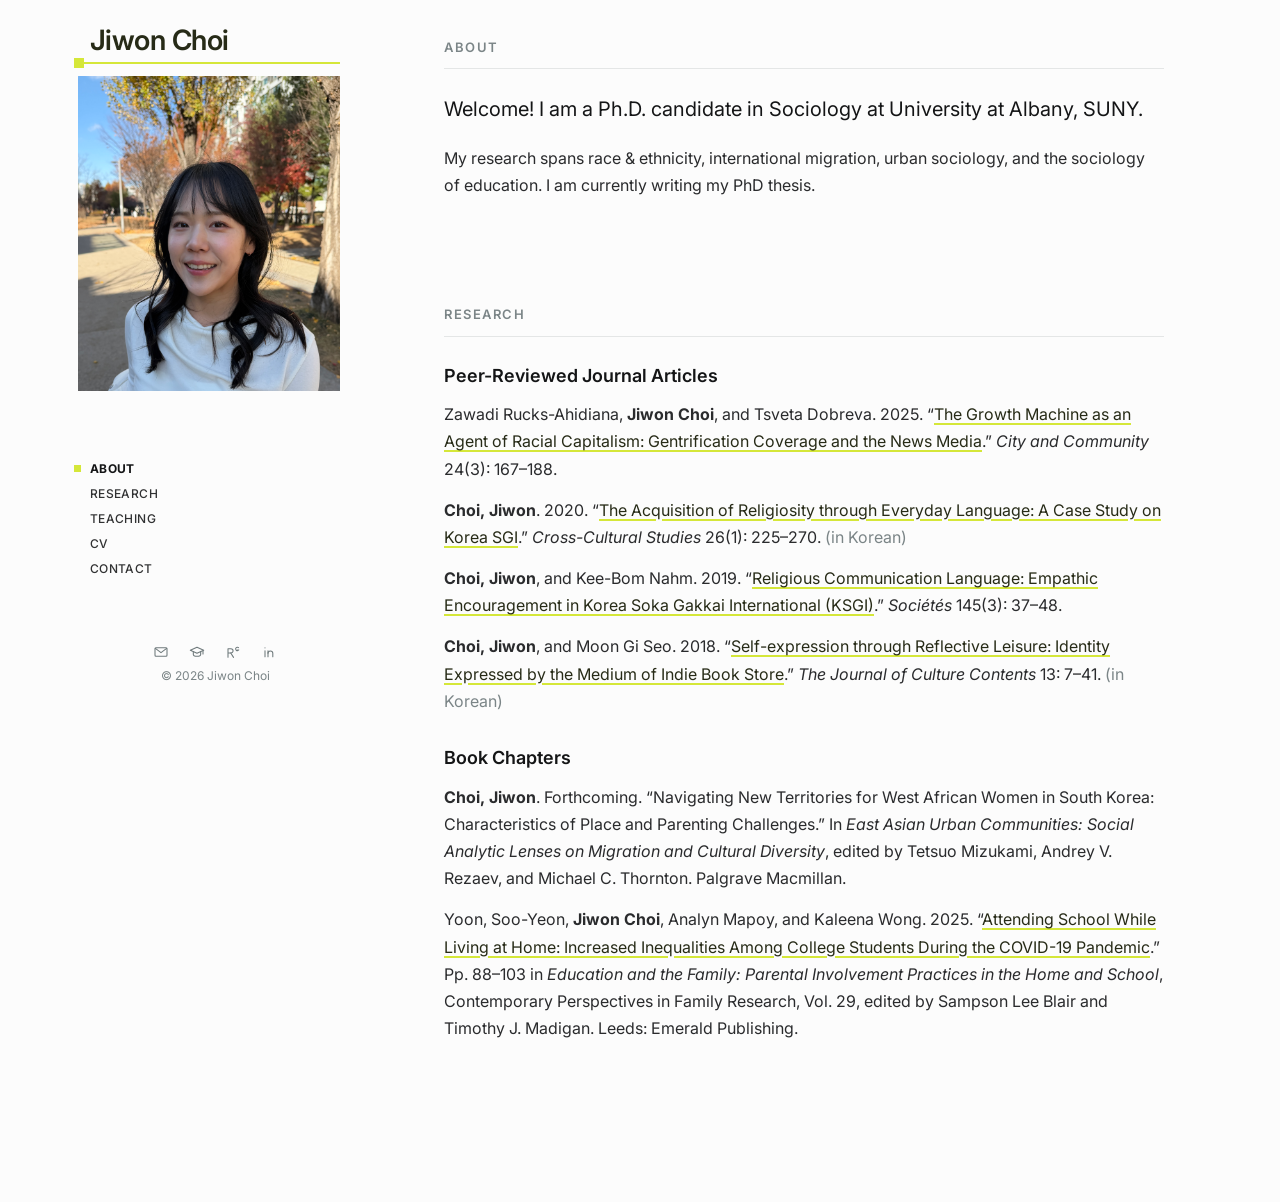
<file: index.html>
<!DOCTYPE html>
<html lang="en">
<head>
  <meta charset="UTF-8">
  <meta name="viewport" content="width=device-width, initial-scale=1">
  <title>Jiwon Choi</title>
  <link rel="icon" href="images/favicon.svg?v=2" type="image/svg+xml">
  <link rel="stylesheet" href="style.css?v=7">
</head>
<body>
  <div class="layout">

    <!-- ===================== 왼쪽 사이드바 (고정) ===================== -->
    <aside class="sidebar">
      <a class="side-name" href="index.html">Jiwon Choi</a>
      <div class="name-rule"></div>

      <!-- 프로필 사진: images 폴더의 profile.jpg -->
      <img class="side-photo" src="images/profile.jpg" alt="Jiwon Choi">

      <!-- 메뉴: href="#구역이름" 이 오른쪽 본문의 section id 와 연결됩니다 -->
      <!-- 메뉴: About·Research 는 첫 페이지 안의 구역, 나머지는 별도 페이지 -->
      <ul class="nav">
        <li><a href="#about">About</a></li>
        <li><a href="#research">Research</a></li>
        <li><a href="teaching.html">Teaching</a></li>
        <li><a href="files/cv.pdf" target="_blank">CV</a></li>   <!-- CV PDF를 새 탭에서 바로 열기 -->
        <li><a href="contact.html">Contact</a></li>
      </ul>

      <div class="side-bottom">
        <!-- 아이콘 링크: href="..." 안의 주소만 바꾸면 됩니다 -->
        <div class="icons">
          <a href="mailto:jchoi27@albany.edu" title="Email" aria-label="Email">
            <svg viewBox="0 0 24 24" fill="none" stroke="currentColor" stroke-width="1.6" stroke-linecap="round" stroke-linejoin="round"><rect x="3" y="5.5" width="18" height="13" rx="1.5"/><path d="m3.5 6.5 8.5 6.5 8.5-6.5"/></svg>
          </a>
          <a href="https://scholar.google.com/citations?user=bQFxTnsAAAAJ&amp;hl=en" title="Google Scholar" aria-label="Google Scholar">
            <svg viewBox="0 0 24 24" fill="none" stroke="currentColor" stroke-width="1.6" stroke-linecap="round" stroke-linejoin="round"><path d="M2 9.5 12 5l10 4.5-10 4.5z"/><path d="M6.5 11.5v4.2c0 1.3 2.5 2.8 5.5 2.8s5.5-1.5 5.5-2.8v-4.2"/><path d="M21 10v5"/></svg>
          </a>
          <a href="https://www.researchgate.net/profile/Jiwon-Choi-56" title="ResearchGate" aria-label="ResearchGate">
            <svg viewBox="0 0 24 24" fill="none" stroke="currentColor" stroke-width="1.6" stroke-linecap="round" stroke-linejoin="round"><path d="M4.5 20V7h4.3a3.3 3.3 0 0 1 0 6.6H4.5"/><path d="m8.6 13.6 4.2 6.4"/><path d="M20.3 5.4A2.6 2.6 0 1 0 20.6 9h-1.9"/></svg>
          </a>
          <a href="https://www.linkedin.com/in/jiwon-choi-sociology" title="LinkedIn" aria-label="LinkedIn">
            <svg viewBox="0 0 24 24" fill="none" stroke="currentColor" stroke-width="1.6" stroke-linecap="round" stroke-linejoin="round"><path d="M6 10v9"/><path d="M6 5.6v.2"/><path d="M10.5 19v-9"/><path d="M10.5 14a3.6 3.6 0 0 1 7.2 0v5"/></svg>
          </a>
        </div>
        <p class="copyright">© 2026 Jiwon Choi</p>
      </div>
    </aside>

    <!-- ===================== 오른쪽 본문 ===================== -->
    <main>
      <div class="content">

        <!-- ===== ABOUT ===== -->
        <section id="about">
          <h2>About</h2>
          <p class="lead">Welcome! I am a Ph.D. candidate in Sociology at University at Albany, SUNY.</p>
          <p>My research spans race &amp; ethnicity, international migration, urban sociology, and the sociology of education. I am currently writing my PhD thesis.</p>
        </section>

        <!-- ===== RESEARCH ===== -->
        <section id="research">
          <h2>Research</h2>
          <h3>Peer-Reviewed Journal Articles</h3>
          <ul class="pubs">
            <li>Zawadi Rucks-Ahidiana, <strong>Jiwon Choi</strong>, and Tsveta Dobreva. 2025. “<a href="https://doi.org/10.1177/15356841251330240" target="_blank">The Growth Machine as an Agent of Racial Capitalism: Gentrification Coverage and the News Media</a>.” <em>City and Community</em> 24(3): 167–188.</li>
            <li><strong>Choi, Jiwon</strong>. 2020. “<a href="https://www.kci.go.kr/kciportal/landing/article.kci?arti_id=ART002599638" target="_blank">The Acquisition of Religiosity through Everyday Language: A Case Study on Korea SGI</a>.” <em>Cross-Cultural Studies</em> 26(1): 225–270. <span class="muted">(in Korean)</span></li>
            <li><strong>Choi, Jiwon</strong>, and Kee-Bom Nahm. 2019. “<a href="https://shs.cairn.info/article/E_SOC_145_0037?lang=en&amp;ID_ARTICLE=E_SOC_145_0037" target="_blank">Religious Communication Language: Empathic Encouragement in Korea Soka Gakkai International (KSGI)</a>.” <em>Sociétés</em> 145(3): 37–48.</li>
            <li><strong>Choi, Jiwon</strong>, and Moon Gi Seo. 2018. “<a href="https://www.kci.go.kr/kciportal/landing/article.kci?arti_id=ART002382150" target="_blank">Self-expression through Reflective Leisure: Identity Expressed by the Medium of Indie Book Store</a>.” <em>The Journal of Culture Contents</em> 13: 7–41. <span class="muted">(in Korean)</span></li>
          </ul>

          <h3>Book Chapters</h3>
          <ul class="pubs">
            <li><strong>Choi, Jiwon</strong>. Forthcoming. “Navigating New Territories for West African Women in South Korea: Characteristics of Place and Parenting Challenges.” In <em>East Asian Urban Communities: Social Analytic Lenses on Migration and Cultural Diversity</em>, edited by Tetsuo Mizukami, Andrey V. Rezaev, and Michael C. Thornton. Palgrave Macmillan.</li>
            <li>Yoon, Soo-Yeon, <strong>Jiwon Choi</strong>, Analyn Mapoy, and Kaleena Wong. 2025. “<a href="https://doi.org/10.1108/S1530-353520250000029004" target="_blank">Attending School While Living at Home: Increased Inequalities Among College Students During the COVID-19 Pandemic</a>.” Pp. 88–103 in <em>Education and the Family: Parental Involvement Practices in the Home and School</em>, Contemporary Perspectives in Family Research, Vol. 29, edited by Sampson Lee Blair and Timothy J. Madigan. Leeds: Emerald Publishing.</li>
          </ul>
        </section>

      </div>
    </main>

  </div>

  <!-- 스크롤 위치에 따라 왼쪽 메뉴의 현재 구역을 표시 -->
  <script>
    (function () {
      var links = document.querySelectorAll('.nav a[href^="#"]');
      if (!links.length) return;   /* 다른 페이지에서는 실행하지 않음 */
      var sections = Array.prototype.map.call(links, function (a) {
        return document.querySelector(a.getAttribute('href'));
      });
      function update() {
        var y = window.scrollY + window.innerHeight * 0.3;
        var current = 0;
        sections.forEach(function (s, i) { if (s && s.offsetTop <= y) current = i; });
        if (window.innerHeight + window.scrollY >= document.body.scrollHeight - 2) current = sections.length - 1;
        links.forEach(function (a, i) { a.classList.toggle('active', i === current); });
      }
      window.addEventListener('scroll', update, { passive: true });
      window.addEventListener('resize', update);
      update();
    })();
  </script>
</body>
</html>
</file>
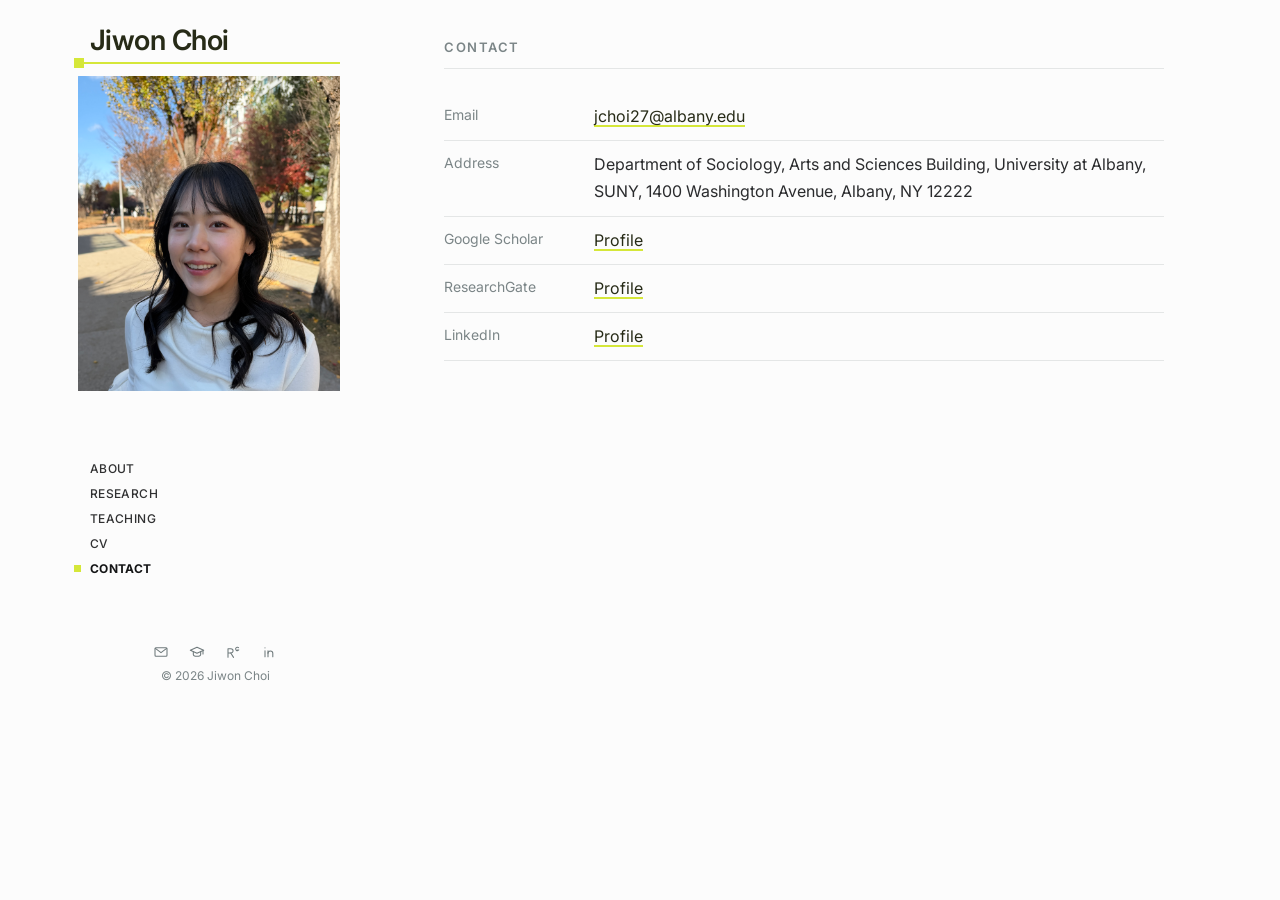
<file: contact.html>
<!DOCTYPE html>
<html lang="en">
<head>
  <meta charset="UTF-8">
  <meta name="viewport" content="width=device-width, initial-scale=1">
  <title>Contact | Jiwon Choi</title>
  <link rel="icon" href="images/favicon.svg?v=2" type="image/svg+xml">
  <link rel="stylesheet" href="style.css?v=7">
</head>
<body>
  <div class="layout">

    <!-- ===================== 왼쪽 사이드바 (고정) ===================== -->
    <aside class="sidebar">
      <a class="side-name" href="index.html">Jiwon Choi</a>
      <div class="name-rule"></div>

      <!-- 프로필 사진: images 폴더의 profile.jpg -->
      <img class="side-photo" src="images/profile.jpg" alt="Jiwon Choi">

      <!-- 메뉴: href="#구역이름" 이 오른쪽 본문의 section id 와 연결됩니다 -->
      <!-- 메뉴: About·Research 는 첫 페이지 안의 구역, 나머지는 별도 페이지 -->
      <ul class="nav">
        <li><a href="index.html#about">About</a></li>
        <li><a href="index.html#research">Research</a></li>
        <li><a href="teaching.html">Teaching</a></li>
        <li><a href="files/cv.pdf" target="_blank">CV</a></li>   <!-- CV PDF를 새 탭에서 바로 열기 -->
        <li><a href="contact.html" class="active">Contact</a></li>
      </ul>

      <div class="side-bottom">
        <!-- 아이콘 링크: href="..." 안의 주소만 바꾸면 됩니다 -->
        <div class="icons">
          <a href="mailto:jchoi27@albany.edu" title="Email" aria-label="Email">
            <svg viewBox="0 0 24 24" fill="none" stroke="currentColor" stroke-width="1.6" stroke-linecap="round" stroke-linejoin="round"><rect x="3" y="5.5" width="18" height="13" rx="1.5"/><path d="m3.5 6.5 8.5 6.5 8.5-6.5"/></svg>
          </a>
          <a href="https://scholar.google.com/citations?user=bQFxTnsAAAAJ&amp;hl=en" title="Google Scholar" aria-label="Google Scholar">
            <svg viewBox="0 0 24 24" fill="none" stroke="currentColor" stroke-width="1.6" stroke-linecap="round" stroke-linejoin="round"><path d="M2 9.5 12 5l10 4.5-10 4.5z"/><path d="M6.5 11.5v4.2c0 1.3 2.5 2.8 5.5 2.8s5.5-1.5 5.5-2.8v-4.2"/><path d="M21 10v5"/></svg>
          </a>
          <a href="https://www.researchgate.net/profile/Jiwon-Choi-56" title="ResearchGate" aria-label="ResearchGate">
            <svg viewBox="0 0 24 24" fill="none" stroke="currentColor" stroke-width="1.6" stroke-linecap="round" stroke-linejoin="round"><path d="M4.5 20V7h4.3a3.3 3.3 0 0 1 0 6.6H4.5"/><path d="m8.6 13.6 4.2 6.4"/><path d="M20.3 5.4A2.6 2.6 0 1 0 20.6 9h-1.9"/></svg>
          </a>
          <a href="https://www.linkedin.com/in/jiwon-choi-sociology" title="LinkedIn" aria-label="LinkedIn">
            <svg viewBox="0 0 24 24" fill="none" stroke="currentColor" stroke-width="1.6" stroke-linecap="round" stroke-linejoin="round"><path d="M6 10v9"/><path d="M6 5.6v.2"/><path d="M10.5 19v-9"/><path d="M10.5 14a3.6 3.6 0 0 1 7.2 0v5"/></svg>
          </a>
        </div>
        <p class="copyright">© 2026 Jiwon Choi</p>
      </div>
    </aside>

    <!-- ===================== 오른쪽 본문 ===================== -->
    <main>
      <div class="content">

        <!-- ===== CONTACT ===== -->
        <section id="contact">
          <h2>Contact</h2>
          <table>
            <tr><td>Email</td><td><a href="mailto:jchoi27@albany.edu">jchoi27@albany.edu</a></td></tr>
            <tr><td>Address</td><td>Department of Sociology, Arts and Sciences Building, University at Albany, SUNY, 1400 Washington Avenue, Albany, NY 12222</td></tr>
            <tr><td>Google Scholar</td><td><a href="https://scholar.google.com/citations?user=bQFxTnsAAAAJ&amp;hl=en">Profile</a></td></tr>
            <tr><td>ResearchGate</td><td><a href="https://www.researchgate.net/profile/Jiwon-Choi-56">Profile</a></td></tr>
            <tr><td>LinkedIn</td><td><a href="https://www.linkedin.com/in/jiwon-choi-sociology">Profile</a></td></tr>
          </table>
        </section>

      </div>
    </main>

  </div>

</body>
</html>
</file>
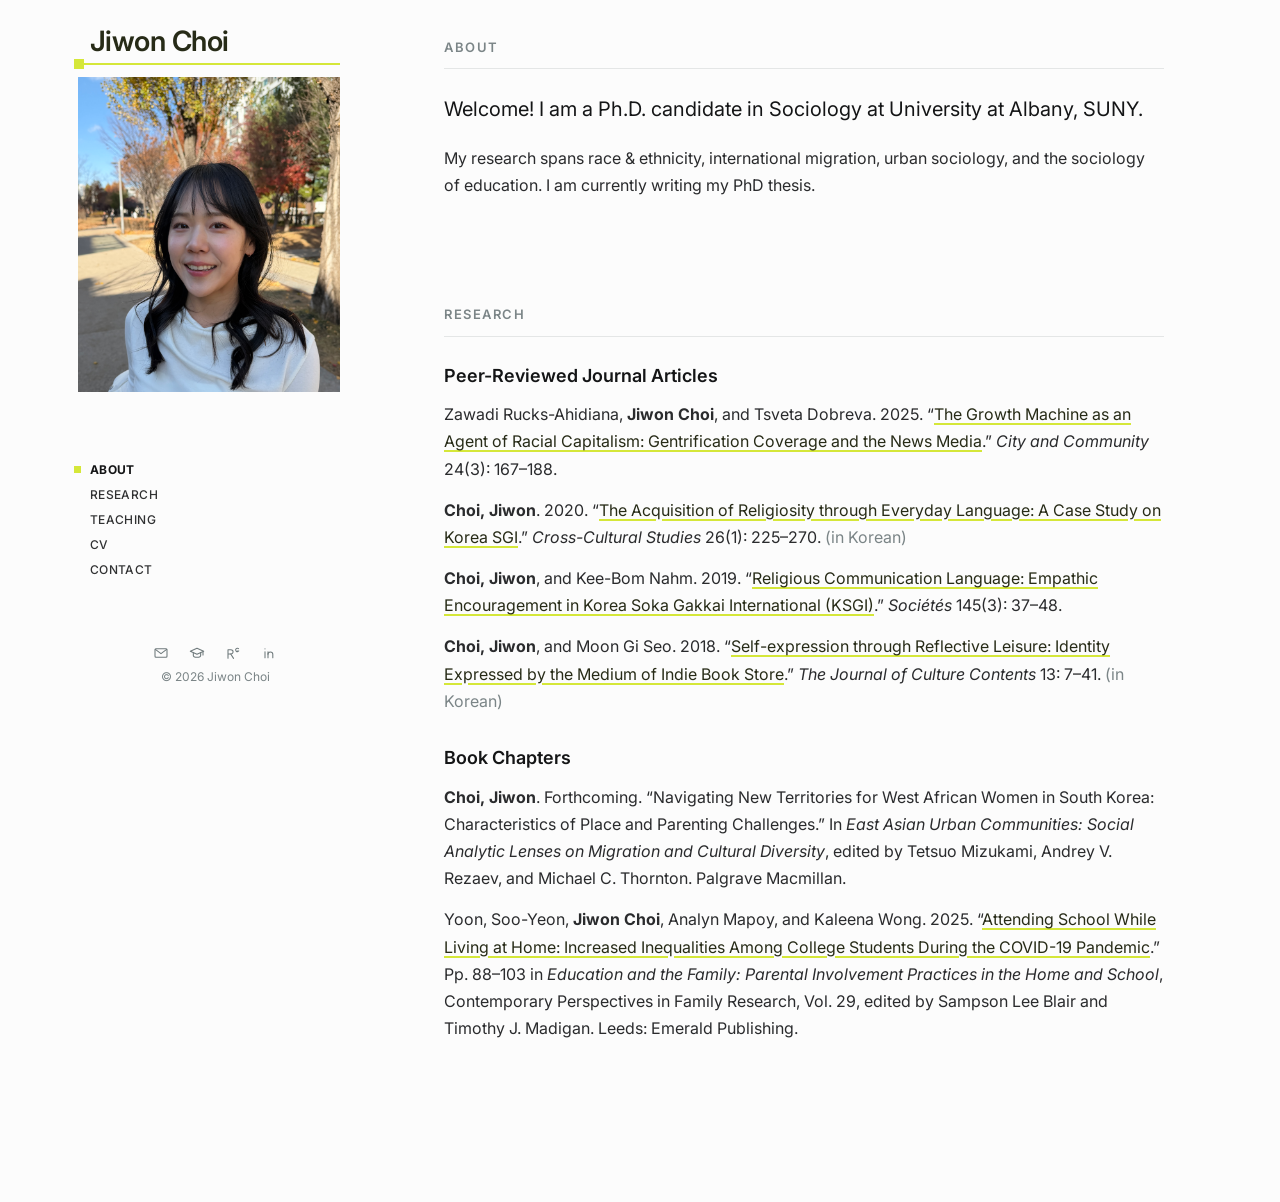
<file: research.html>
<!DOCTYPE html>
<html lang="en">
<head>
  <meta charset="UTF-8">
  <title>Jiwon Choi</title>
  <!-- 이 페이지는 한 페이지짜리 홈페이지의 research 구역으로 자동 이동합니다 -->
  <meta http-equiv="refresh" content="0; url=index.html#research">
  <link rel="canonical" href="index.html#research">
</head>
<body>
  <p><a href="index.html#research">Continue to Research</a></p>
</body>
</html>
</file>
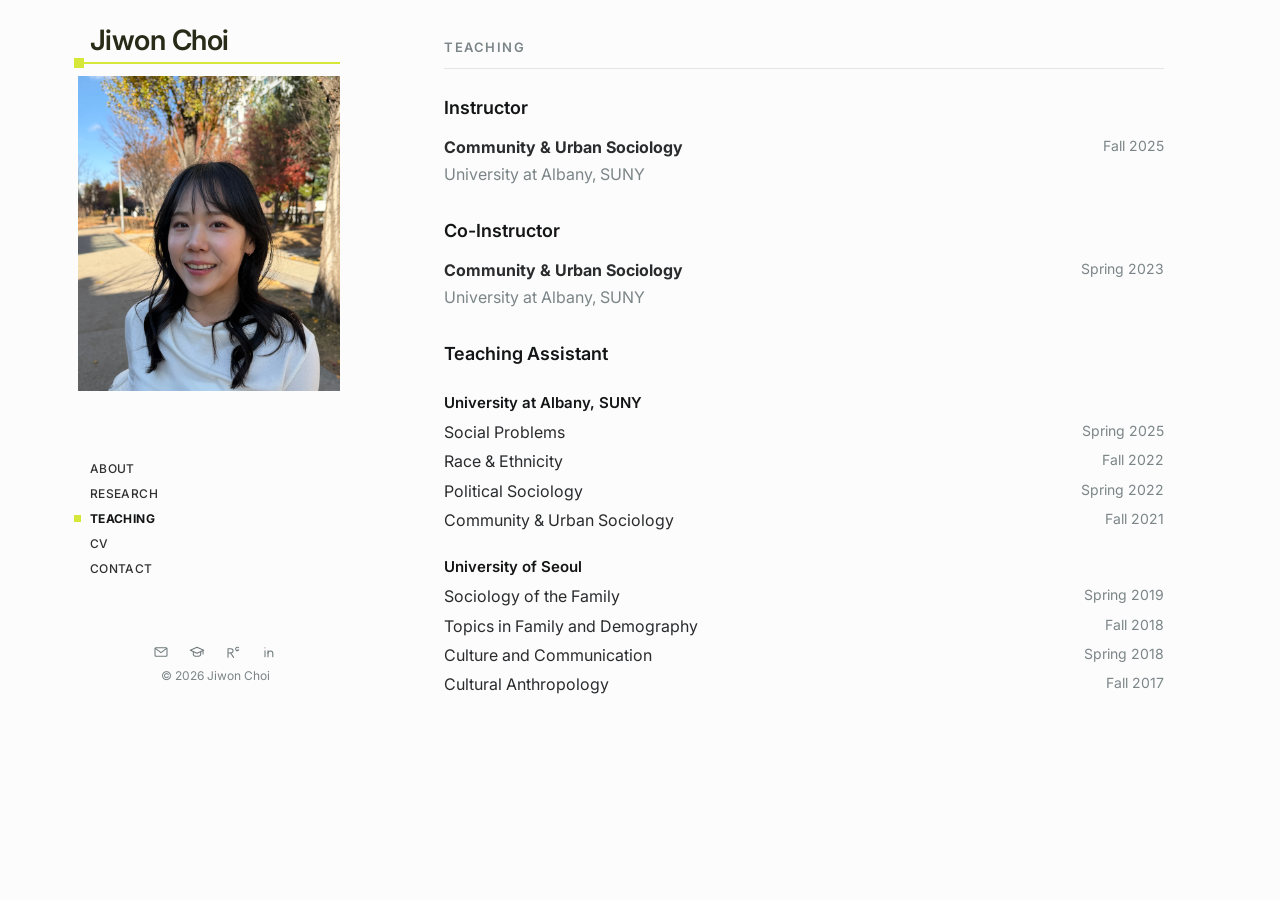
<file: teaching.html>
<!DOCTYPE html>
<html lang="en">
<head>
  <meta charset="UTF-8">
  <meta name="viewport" content="width=device-width, initial-scale=1">
  <title>Teaching | Jiwon Choi</title>
  <link rel="icon" href="images/favicon.svg?v=2" type="image/svg+xml">
  <link rel="stylesheet" href="style.css?v=7">
</head>
<body>
  <div class="layout">

    <!-- ===================== 왼쪽 사이드바 (고정) ===================== -->
    <aside class="sidebar">
      <a class="side-name" href="index.html">Jiwon Choi</a>
      <div class="name-rule"></div>

      <!-- 프로필 사진: images 폴더의 profile.jpg -->
      <img class="side-photo" src="images/profile.jpg" alt="Jiwon Choi">

      <!-- 메뉴: href="#구역이름" 이 오른쪽 본문의 section id 와 연결됩니다 -->
      <!-- 메뉴: About·Research 는 첫 페이지 안의 구역, 나머지는 별도 페이지 -->
      <ul class="nav">
        <li><a href="index.html#about">About</a></li>
        <li><a href="index.html#research">Research</a></li>
        <li><a href="teaching.html" class="active">Teaching</a></li>
        <li><a href="files/cv.pdf" target="_blank">CV</a></li>   <!-- CV PDF를 새 탭에서 바로 열기 -->
        <li><a href="contact.html">Contact</a></li>
      </ul>

      <div class="side-bottom">
        <!-- 아이콘 링크: href="..." 안의 주소만 바꾸면 됩니다 -->
        <div class="icons">
          <a href="mailto:jchoi27@albany.edu" title="Email" aria-label="Email">
            <svg viewBox="0 0 24 24" fill="none" stroke="currentColor" stroke-width="1.6" stroke-linecap="round" stroke-linejoin="round"><rect x="3" y="5.5" width="18" height="13" rx="1.5"/><path d="m3.5 6.5 8.5 6.5 8.5-6.5"/></svg>
          </a>
          <a href="https://scholar.google.com/citations?user=bQFxTnsAAAAJ&amp;hl=en" title="Google Scholar" aria-label="Google Scholar">
            <svg viewBox="0 0 24 24" fill="none" stroke="currentColor" stroke-width="1.6" stroke-linecap="round" stroke-linejoin="round"><path d="M2 9.5 12 5l10 4.5-10 4.5z"/><path d="M6.5 11.5v4.2c0 1.3 2.5 2.8 5.5 2.8s5.5-1.5 5.5-2.8v-4.2"/><path d="M21 10v5"/></svg>
          </a>
          <a href="https://www.researchgate.net/profile/Jiwon-Choi-56" title="ResearchGate" aria-label="ResearchGate">
            <svg viewBox="0 0 24 24" fill="none" stroke="currentColor" stroke-width="1.6" stroke-linecap="round" stroke-linejoin="round"><path d="M4.5 20V7h4.3a3.3 3.3 0 0 1 0 6.6H4.5"/><path d="m8.6 13.6 4.2 6.4"/><path d="M20.3 5.4A2.6 2.6 0 1 0 20.6 9h-1.9"/></svg>
          </a>
          <a href="https://www.linkedin.com/in/jiwon-choi-sociology" title="LinkedIn" aria-label="LinkedIn">
            <svg viewBox="0 0 24 24" fill="none" stroke="currentColor" stroke-width="1.6" stroke-linecap="round" stroke-linejoin="round"><path d="M6 10v9"/><path d="M6 5.6v.2"/><path d="M10.5 19v-9"/><path d="M10.5 14a3.6 3.6 0 0 1 7.2 0v5"/></svg>
          </a>
        </div>
        <p class="copyright">© 2026 Jiwon Choi</p>
      </div>
    </aside>

    <!-- ===================== 오른쪽 본문 ===================== -->
    <main>
      <div class="content">

        <!-- ===== TEACHING ===== -->
        <section id="teaching">
          <h2>Teaching</h2>

          <h3>Instructor</h3>
          <div class="item">
            <div class="entry"><strong>Community &amp; Urban Sociology</strong><span class="when">Fall 2025</span></div>
            <p class="muted">University at Albany, SUNY</p>
          </div>

          <h3>Co-Instructor</h3>
          <div class="item">
            <div class="entry"><strong>Community &amp; Urban Sociology</strong><span class="when">Spring 2023</span></div>
            <p class="muted">University at Albany, SUNY</p>
          </div>

          <h3>Teaching Assistant</h3>
          <div class="tight">
            <h4>University at Albany, SUNY</h4>
            <div class="entry"><span>Social Problems</span><span class="when">Spring 2025</span></div>
            <div class="entry"><span>Race &amp; Ethnicity</span><span class="when">Fall 2022</span></div>
            <div class="entry"><span>Political Sociology</span><span class="when">Spring 2022</span></div>
            <div class="entry"><span>Community &amp; Urban Sociology</span><span class="when">Fall 2021</span></div>

            <h4>University of Seoul</h4>
            <div class="entry"><span>Sociology of the Family</span><span class="when">Spring 2019</span></div>
            <div class="entry"><span>Topics in Family and Demography</span><span class="when">Fall 2018</span></div>
            <div class="entry"><span>Culture and Communication</span><span class="when">Spring 2018</span></div>
            <div class="entry"><span>Cultural Anthropology</span><span class="when">Fall 2017</span></div>
          </div>
        </section>

      </div>
    </main>

  </div>

</body>
</html>
</file>
<file: style.css>
/* 글꼴 (Google Fonts) */
@import url("https://fonts.googleapis.com/css2?family=Inter:wght@400;500;600;700&display=swap");

/* ===== 색상 설정 ===== */
:root {
  --bg: #fcfcfc;          /* 전체 배경 */
  --text: #2a2b2d;        /* 기본 글자 */
  --heading: #141516;     /* 이름·제목 */
  --muted: #7b8587;       /* 회색 글자 (날짜, 저작권 등) */
  --icon: #6f7a7c;        /* 아이콘 색 */
  --line: #e4e6e6;        /* 구분선 */
  --accent: #d5e739;      /* 포인트 색: PANTONE 388 U (로고와 같은 색) */
  --link: #272b17;        /* 이름·링크 글자색: 올리브 블랙 */
  --side-width: 396px;    /* 왼쪽 사이드바 너비 (사진 폭 = 너비 - 왼쪽 여백 - 오른쪽 여백) */
  --side-pad-left: 90px;  /* 사이드바 왼쪽 여백 */
  --side-pad-right: 56px; /* 사이드바 오른쪽 여백 */
}

* { box-sizing: border-box; }
html { scroll-behavior: smooth; }   /* 메뉴를 누르면 부드럽게 스크롤 */
body {
  margin: 0;
  background: var(--bg);
  color: var(--text);
  font: 16px/1.7 "Inter", "Helvetica Neue", Arial, "Apple SD Gothic Neo", "Malgun Gothic", sans-serif;
}

a { color: var(--link); text-decoration: underline; text-decoration-color: var(--accent);
    text-decoration-thickness: 2px; text-underline-offset: 3px; }
a:hover { text-decoration-color: var(--link); }

/* ===== 전체 배치: 왼쪽 사이드바(고정) + 오른쪽 본문(스크롤) ===== */
.layout {
  display: flex;
  min-height: 100vh;
  max-width: 1280px;      /* 큰 화면에서 전체를 가운데로 모아 오른쪽 빈 공간을 줄임 */
  margin: 0 auto;
}

/* ===== 왼쪽 사이드바 ===== */
.sidebar {
  width: var(--side-width);
  flex-shrink: 0;
  position: sticky;       /* 스크롤해도 사이드바는 제자리 */
  top: 0;
  height: 100vh;
  overflow-y: auto;
  padding: 24px var(--side-pad-right) 20px var(--side-pad-left);   /* 위 24px, 아래 20px */
  display: flex;
  flex-direction: column;
}
.sidebar > * { flex-shrink: 0; }   /* 창 높이가 낮아도 사이드바 요소(이름 밑 줄 등)가 눌려 사라지지 않게 */

/* 이름 + 아래 가로선 + 왼쪽 끝 작은 네모 */
.side-name {
  display: block;
  margin: 0 0 0 0;
  padding-bottom: 6px;
  font-size: 28px;
  font-weight: 600;
  letter-spacing: -0.02em;
  line-height: 1.15;
  color: var(--link);      /* 올리브 블랙 #272B17 */
  text-decoration: none;
}
.name-rule {
  position: relative;
  height: 2px;
  background: var(--accent);   /* PANTONE 388 U */
  margin: 0 0 12px -16px;   /* 선이 이름보다 살짝 왼쪽에서 시작 */
}
.name-rule::before {
  content: "";
  position: absolute;
  left: 0; top: -4px;
  width: 10px; height: 10px;
  background: var(--accent);   /* PANTONE 388 U */
}

/* 프로필 사진 (네모) : aspect-ratio 로 비율 조절 */
.side-photo {
  display: block;
  width: calc(100% + 12px);   /* 사진은 이름보다 12px 왼쪽에서 시작 */
  margin-left: -12px;
  /* 사진 높이: 최대 315px, 창이 낮으면 사이드바가 한 화면에 들어오도록 자동으로 줄어듦 */
  height: clamp(120px, calc(100vh - 400px), 315px);
  object-fit: cover;
  background: #eceeee;
}

/* 메뉴 */
.nav { list-style: none; margin: 64px 0 0; padding: 0; }   /* 사진과 메뉴 사이 간격 */
.nav li { margin: 0; height: 25px; line-height: 25px; }   /* 메뉴 줄 간격 */
.nav a {
  position: relative;
  display: inline-block;
  font-size: 12px;
  font-weight: 500;
  letter-spacing: 0.03em;
  text-transform: uppercase;
  color: var(--heading);
  text-decoration: none;
  opacity: .88;
}
.nav a:hover { opacity: 1; }
/* 지금 보고 있는 구역: 글자 진하게 + 왼쪽에 포인트색 네모 */
.nav a.active { opacity: 1; font-weight: 700; }
.nav a.active::before {
  content: "";
  position: absolute;
  left: -16px; top: 50%;
  width: 7px; height: 7px;
  margin-top: -3.5px;
  background: var(--accent);
}

/* 아래쪽: 아이콘 + 저작권 */
.side-bottom { margin-top: 64px; text-align: center; }   /* 메뉴와 아이콘 사이 간격 */
.icons { display: flex; justify-content: center; gap: 20px; }
.icons a { color: var(--icon); line-height: 0; text-decoration: none; }
.icons a:hover { color: var(--heading); }
.icons svg { width: 16px; height: 16px; }
.copyright { margin: 8px 0 0; font-size: 12px; line-height: 1.3; color: var(--muted); }   /* 아이콘과 저작권 사이 간격 */

/* ===== 오른쪽 본문 ===== */
main { flex: 1; min-width: 0; padding: 28px 72px 120px 48px; }
.content { max-width: 720px; }

section { scroll-margin-top: 32px; padding-top: 8px; margin-bottom: 96px; }
section:last-child { margin-bottom: 40px; }

h2 {
  margin: 0 0 24px;
  padding-bottom: 10px;
  border-bottom: 1px solid var(--line);
  font-size: 13px;
  font-weight: 600;
  letter-spacing: 0.12em;
  text-transform: uppercase;
  color: var(--muted);
}
h3 { margin: 28px 0 10px; font-size: 18px; font-weight: 600; color: var(--heading); }
h3:first-of-type { margin-top: 0; }
h4 { margin: 20px 0 6px; font-size: 15px; font-weight: 600; color: var(--heading); }

.lead { font-size: 20px; line-height: 1.6; color: var(--heading); margin-top: 0; }
.muted { color: var(--muted); }

/* 버튼 */
.button {
  display: inline-block;
  padding: 9px 18px;
  margin: 0 8px 8px 0;
  border: 1px solid var(--heading);
  color: var(--heading);
  font-size: 14px;
  font-weight: 500;
  text-decoration: none;
}
.button:hover { background: var(--heading); color: #fff; }
.button.solid { background: var(--heading); color: #fff; }
.button.solid:hover { background: #333; }

/* 논문 목록 */
.pubs { list-style: none; padding: 0; margin: 0 0 8px; }
.pubs li { margin-bottom: 14px; }

/* 과목·날짜 한 줄 (날짜는 오른쪽 끝) */
.entry { display: flex; justify-content: space-between; gap: 16px; margin: 10px 0; }
.entry .when { color: var(--muted); white-space: nowrap; font-size: 14px; }
.item { margin-bottom: 18px; }
.item .entry { margin-bottom: 0; }
.item p { margin: 0; }
.tight .entry { margin: 2px 0; }    /* Teaching Assistant 목록 줄간격 */
.tight h4 { margin-bottom: 4px; }

/* CV PDF 미리보기 */
.pdf-frame { width: 100%; height: 80vh; margin-top: 12px; border: 1px solid var(--line); background: #fff; }

/* Contact 표 */
table { width: 100%; border-collapse: collapse; }
td { padding: 10px 0; border-bottom: 1px solid var(--line); vertical-align: top; }
td:first-child { width: 150px; color: var(--muted); font-size: 14px; }

/* ===== 태블릿·휴대폰: 사이드바가 위로, 메뉴는 가로 한 줄 ===== */
@media (max-width: 960px) {
  .layout { flex-direction: column; }
  .sidebar { width: 100%; height: auto; position: static; padding: 28px 20px 8px; }
  .side-photo { width: 200px; height: 240px; margin: 0 auto; }
  .nav { margin-top: 24px; display: flex; flex-wrap: wrap; justify-content: center; gap: 4px 14px; }
  .nav a { font-size: 12px; letter-spacing: 0.06em; }
  .nav li { margin: 0; }
  .nav a.active::before { display: none; }
  .nav a.active { text-decoration: underline; text-decoration-color: var(--accent); text-decoration-thickness: 3px; text-underline-offset: 5px; }
  .side-bottom { margin-top: 20px; }
  main { padding: 32px 20px 80px; }
  section { margin-bottom: 64px; }
  .pdf-frame { height: 70vh; }
}
</file>
